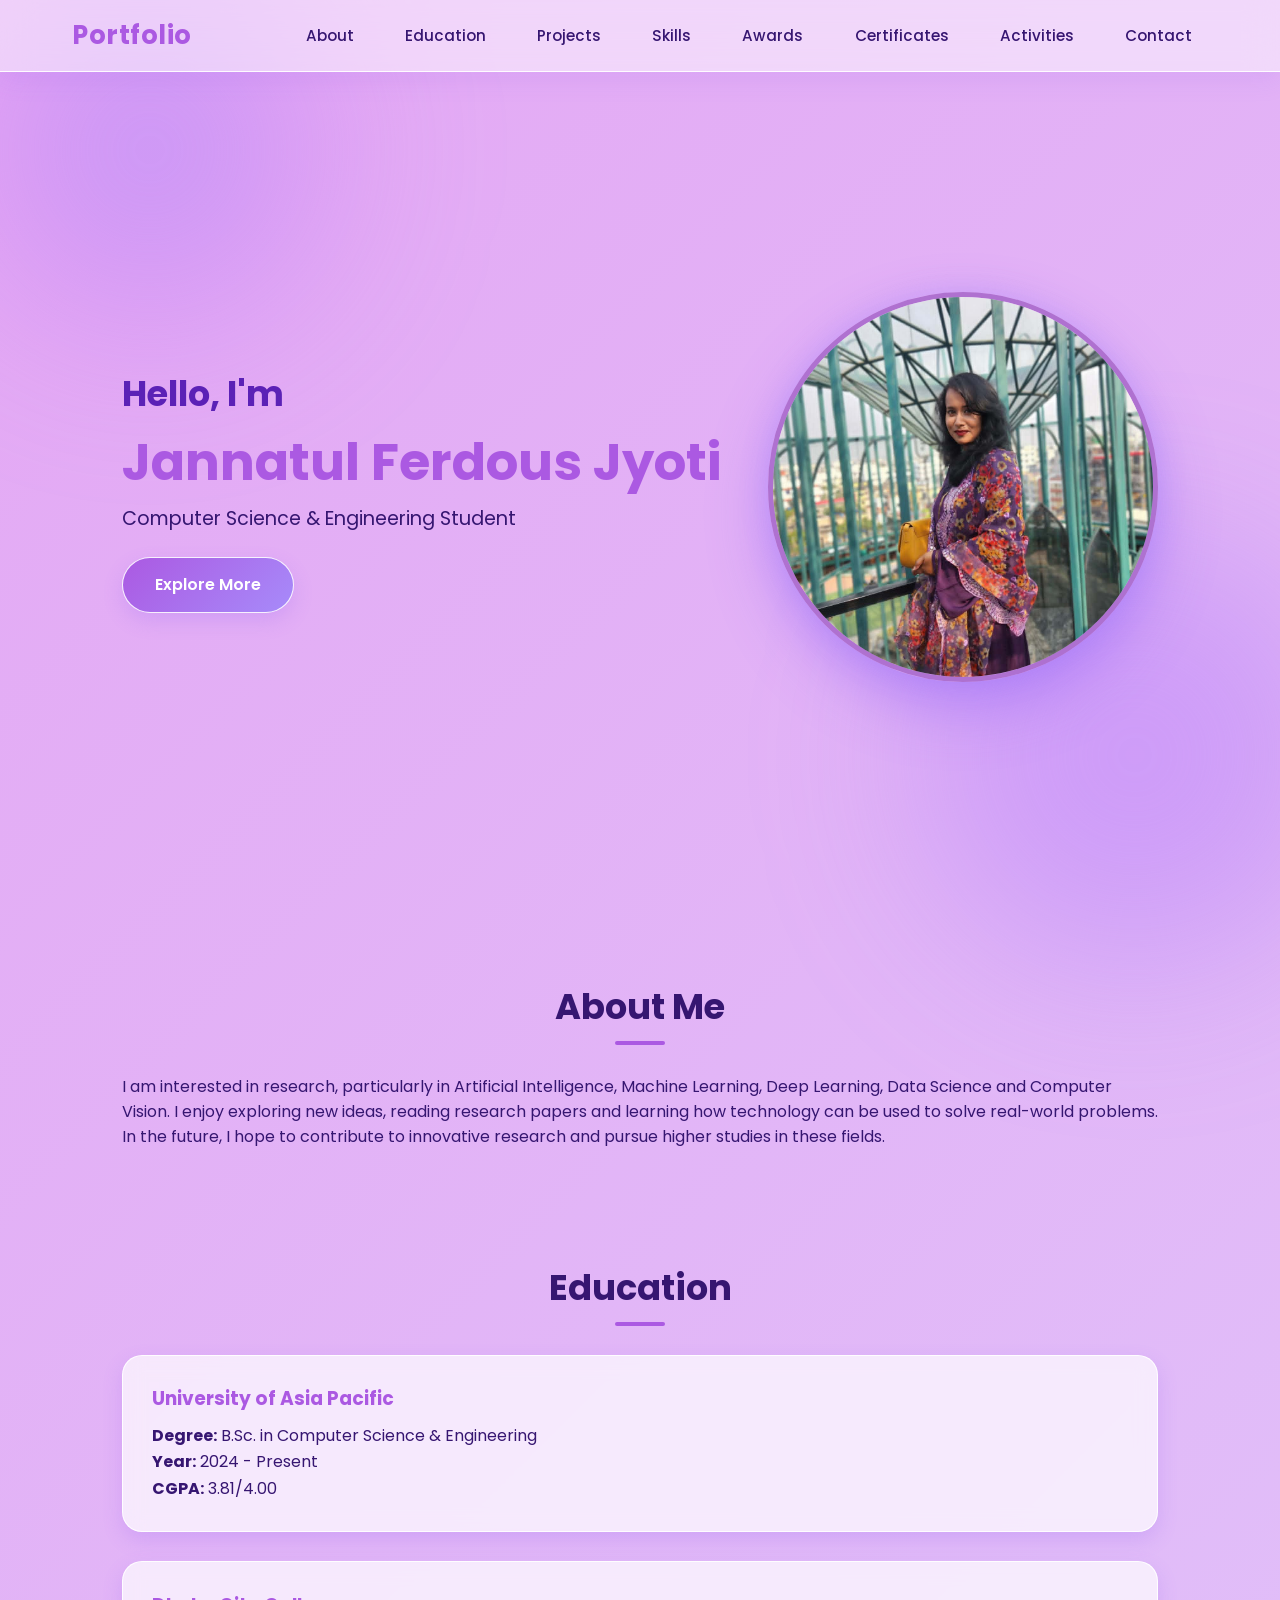
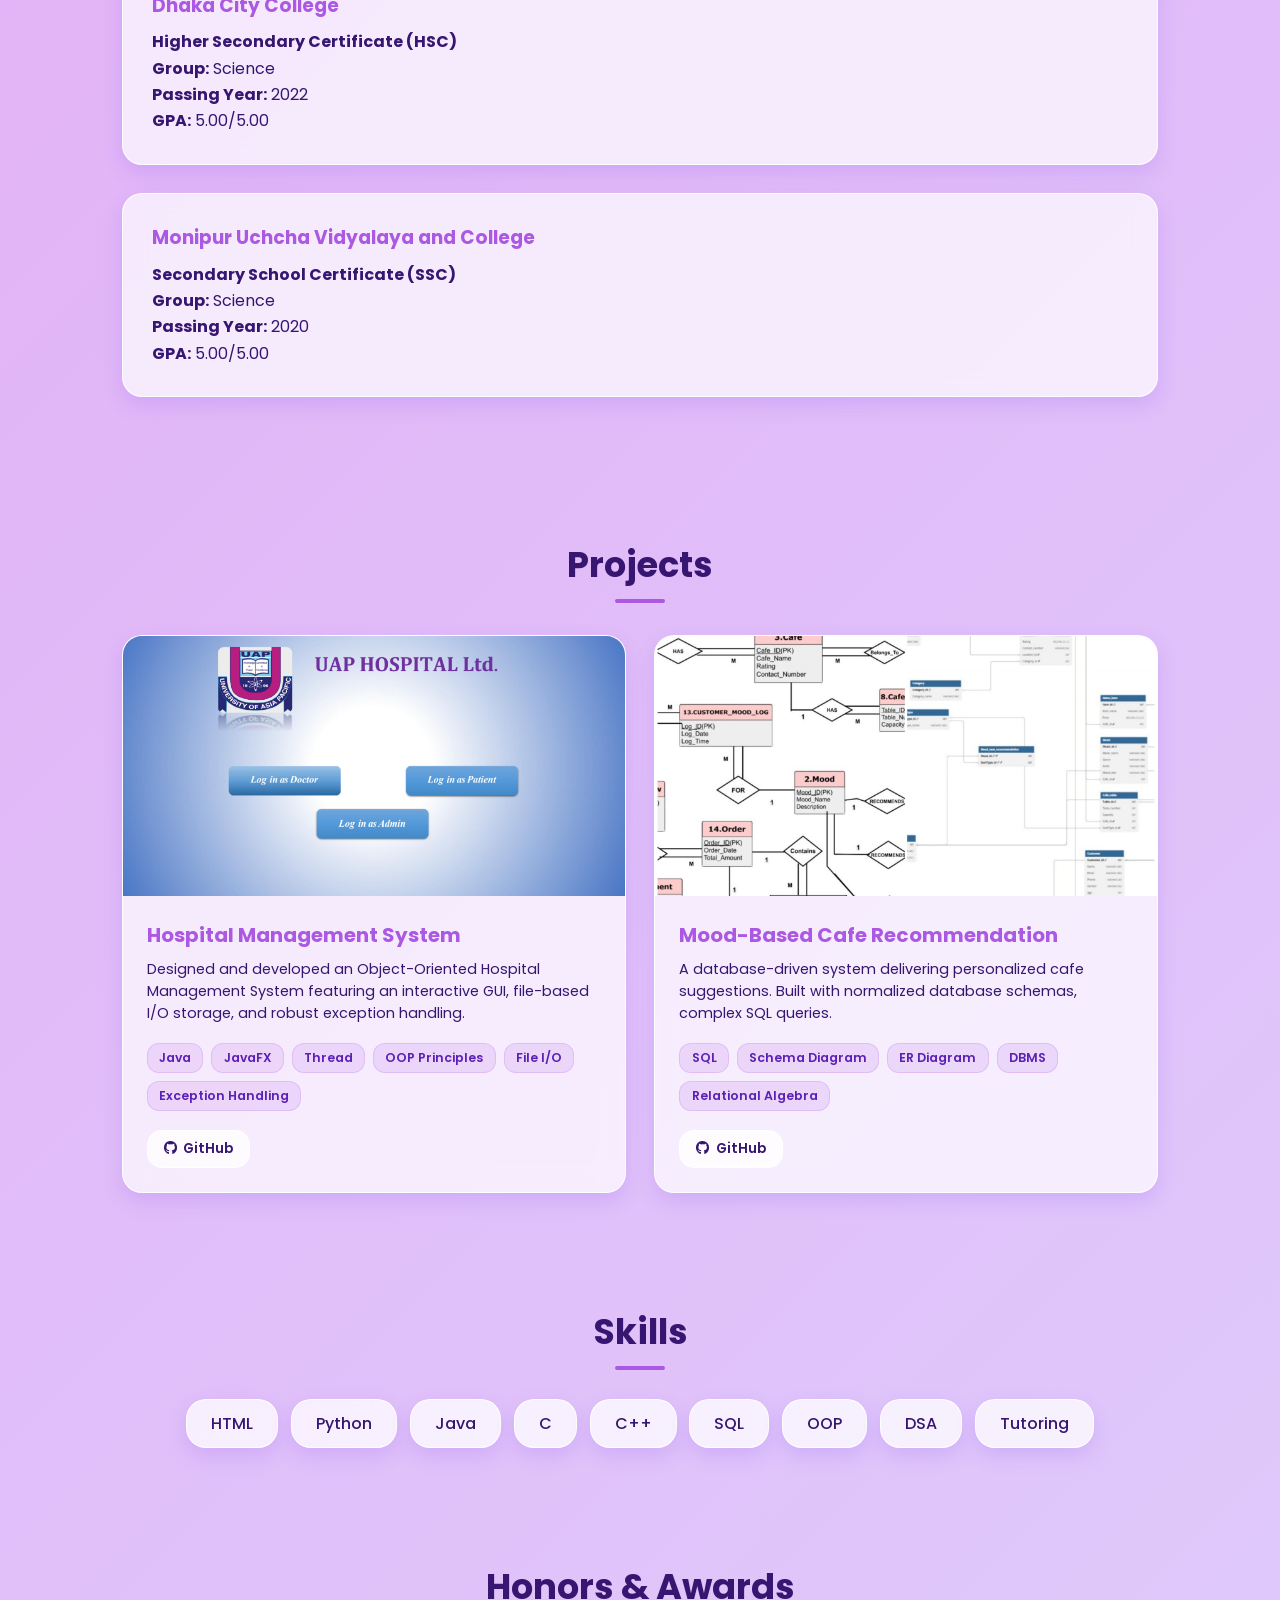
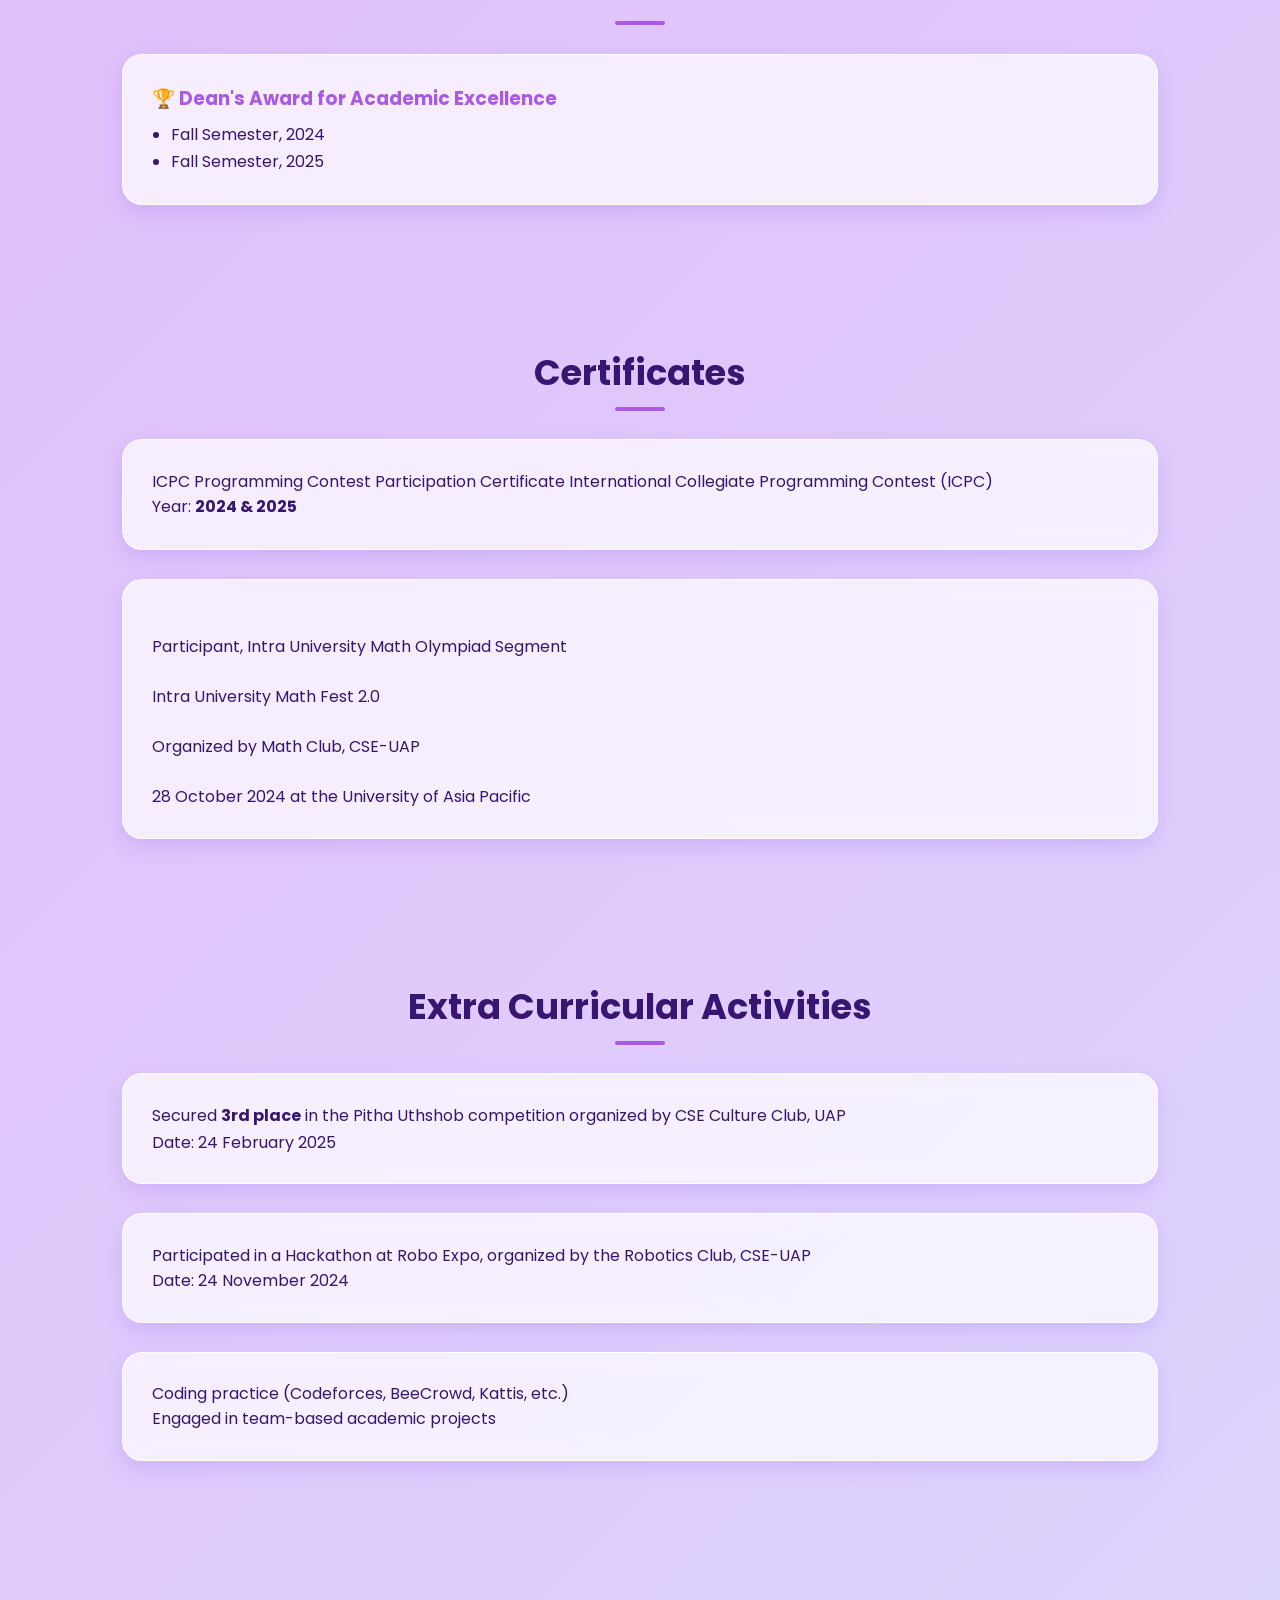
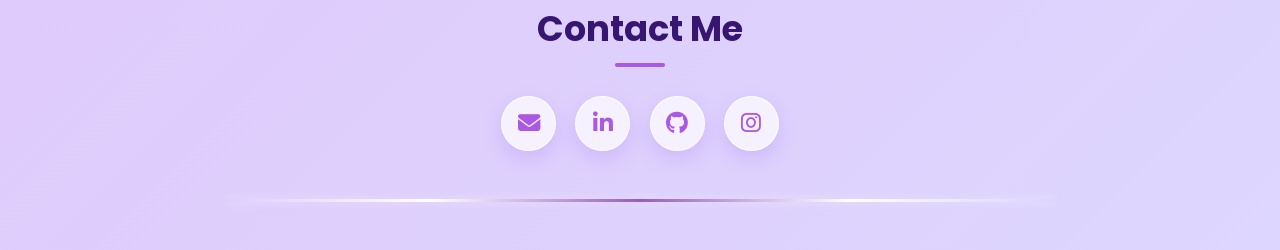
<file: index.html>
<!DOCTYPE html>
<html lang="en">

<link rel="stylesheet" href="style.css">
<head>
<link rel="stylesheet" href="https://cdnjs.cloudflare.com/ajax/libs/font-awesome/6.4.0/css/all.min.css">
<meta charset="UTF-8">
<meta name="viewport" content="width=device-width, initial-scale=1.0">

<title>My Portfolio</title>

<link rel="stylesheet" href="style.css">


</head>

<body>

<header>

<nav>

<h2 class="logo">Portfolio</h2>

<ul>

<li><a href="#about">About</a></li>

<li><a href="#education">Education</a></li>

<li><a href="#projects">Projects</a></li>

<li><a href="#skills">Skills</a></li>

<li><a href="#awards">Awards</a></li>

<li><a href="#certificates">Certificates</a></li>

<li><a href="#activities">Activities</a></li>

<li><a href="#contact">Contact</a></li>

</ul>

</nav>

</header>

<section class="hero">

<div class="hero-text">

<h1>Hello, I'm</h1>

<h2>Jannatul Ferdous Jyoti</h2>

<p>Computer Science & Engineering Student</p>

<a href="#about" class="hero-btn">Explore More</a>

</div>

<div class="hero-image">

<img src="Jyoti.jpg">

</div>

</section>

<section id="about" class="section">

<h2>About Me</h2>

<p>

I am interested in research, particularly in Artificial Intelligence, Machine Learning, Deep Learning, Data Science and Computer Vision. I enjoy exploring new ideas, reading research papers and learning how technology can be used to solve real-world problems. In the future, I hope to contribute to innovative research and pursue higher studies in these fields.

</p>

</section>

<section id="education" class="section">

<h2>Education</h2>

<div class="card">
    <h3>University of Asia Pacific</h3>
    <p><strong>Degree:</strong> B.Sc. in Computer Science & Engineering</p>
    <p><strong>Year:</strong> 2024 - Present</p>
    <p><strong>CGPA:</strong> 3.81/4.00</p>
</div>

<div class="card">
    <h3>Dhaka City College</h3>
    <p><strong>Higher Secondary Certificate (HSC)</strong></p>
    <p><strong>Group:</strong> Science</p>
    <p><strong>Passing Year:</strong> 2022</p>
    <p><strong>GPA:</strong> 5.00/5.00</p>
</div>

<div class="card">
    <h3>Monipur Uchcha Vidyalaya and College</h3>
    <p><strong>Secondary School Certificate (SSC)</strong></p>
    <p><strong>Group:</strong> Science</p>
    <p><strong>Passing Year:</strong> 2020</p>
    <p><strong>GPA:</strong> 5.00/5.00</p>
</div>

</section>

<section id="projects" class="section">
    <h2>Projects</h2>

    <div class="projects-grid">
        <!-- Project 1 -->
        <div class="project-card">
            <div class="project-img">
                <img src="Screenshot 2026-08-23 214200.png" alt="Hospital Management System">
            </div>
            <div class="project-content">
                <h3>Hospital Management System</h3>
                <p>Designed and developed an Object-Oriented Hospital Management System featuring an interactive GUI, file-based I/O storage, and robust exception handling.</p>
                <div class="project-tags">
                    <span>Java</span>
                    <span>JavaFX</span>
                    <span>Thread</span>
                    <span>OOP Principles</span>
                    <span>File I/O</span>
                    <span>Exception Handling</span>
                </div>
                <div class="project-links">
                    <a href="https://github.com/24101036Jyoti/OOP-1_Java-Project" target="_blank"><i class="fa-brands fa-github"></i> GitHub</a>
                    
                </div>
            </div>
        </div>

        <!-- Project 2 -->
        <div class="project-card">
            <div class="project-img">
                <img src="WhatsApp Image 2026-08-23 at 10.19.46 PM.jpeg" alt="Mood-Based Cafe Recommendation System">
            </div>
            <div class="project-content">
                <h3>Mood-Based Cafe Recommendation</h3>
                <p>A database-driven system delivering personalized cafe suggestions. Built with normalized database schemas, complex SQL queries.</p>
                <div class="project-tags">
                    <span>SQL</span>
                    <span>Schema Diagram</span>
                    <span>ER Diagram</span>
                    <span>DBMS</span>
                    <span>Relational Algebra</span>
                </div>
                <div class="project-links">
                    <a href="https://github.com/24101036Jyoti/Database-Project" target="_blank"><i class="fa-brands fa-github"></i> GitHub</a>
                    
                </div>
            </div>
        </div>
    </div>
</section>

<section id="skills" class="section">

<h2>Skills</h2>

<div class="skills">

<span>HTML</span>

<span>Python</span>

<span>Java</span>

<span>C</span>

<span>C++</span>

<span>SQL</span>

<span>OOP</span>

<span>DSA</span>

<span>Tutoring</span>

</div>

</section>

<section id="awards" class="section">

<h2>Honors & Awards</h2>

<div class="card">
    <h3>🏆 Dean's Award for Academic Excellence</h3>

    <ul>
        <li>Fall Semester, 2024</li>
        <li>Fall Semester, 2025</li>
    </ul>
</div>

</section>

<section id="certificates" class="section">

<h2>Certificates</h2>

<div class="card">

ICPC Programming Contest Participation Certificate
International Collegiate Programming Contest (ICPC)
<br>Year: <b>2024 & 2025</b></br>

</div>

<div class="card">

<br>Participant, Intra University Math Olympiad Segment</br>
<br>Intra University Math Fest 2.0</br>
<br>Organized by Math Club, CSE-UAP</br>
<br>28 October 2024 at the University of Asia Pacific</br>

</div>

</section>

<section id="activities" class="section">

<h2>Extra Curricular Activities</h2>

<div class="card">

Secured <b>3rd place</b> in the Pitha Uthshob competition
organized by CSE Culture Club, UAP
<br>Date: 24 February 2025</br>

</div>

<div class="card">

Participated in a Hackathon at Robo Expo, organized by the Robotics Club, CSE-UAP
<br>Date: 24 November 2024</br>

</div>

<div class="card">

Coding practice (Codeforces, BeeCrowd, Kattis, etc.)
<br>Engaged in team-based academic projects</br>

</div>

</section>

<section id="contact" class="section">
    <h2>Contact Me</h2>
    <div class="social-links">
        <a href="https://mail.google.com/mail/?view=cm&fs=1&to=24101036@uap-bd.edu" target="_blank" title="Email Me">
    <i class="fa-solid fa-envelope"></i>
</a>
        <a href="https://www.linkedin.com/in/jannatul-ferdous-jyoti-8853ab348/" target="_blank" title="LinkedIn">
            <i class="fa-brands fa-linkedin-in"></i>
        </a>
        <a href="https://github.com/24101036Jyoti" target="_blank" title="GitHub">
            <i class="fa-brands fa-github"></i>
        </a>
        <a href="https://www.instagram.com/jannatul.ferdous.jyoti/" target="_blank" title="Instagram">
            <i class="fa-brands fa-instagram"></i>
        </a>
        
    </div>
    <hr class="ending-line">
</section>
</file>
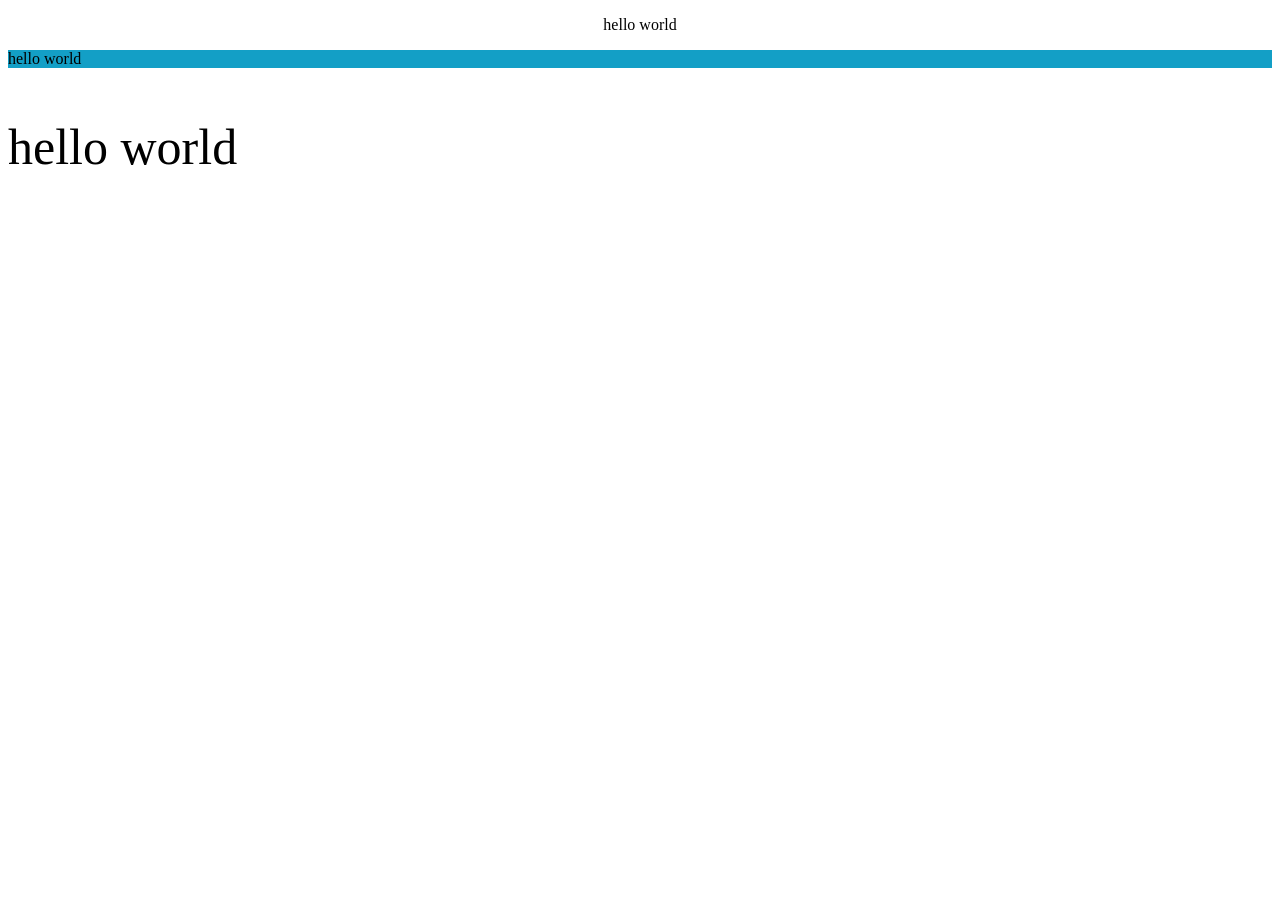
<file: test.html>
<!DOCTYPE html>
<html lang="en">
<head>
    <meta charset="UTF-8">
    <meta name="viewport" content="width=device-width, initial-scale=1.0">
    <title>Document</title>
    <p style ="text-align :center ">hello world </p> 
    <p style ="background-color: rgb(19, 159, 198); ">hello world </p> 
    <p style ="font-size: 50px; ">hello world </p> 
</head>
<body>
    
</body>
</html>
</file>
<file: style.css>
@import url('https://fonts.googleapis.com/css2?family=Poppins:wght@300;400;500;600;700&display=swap');

/* Color Variables - Deep Glow Lavender Theme */
:root {
    --primary-purple: #ab59e2;
    --soft-lavender: #A78BFA;
    --light-purple: #c2b4fe;
    --text-dark: #361671;
    --text-muted: #5B21B6;
    --glass-bg: rgba(255, 255, 255, 0.7);
    --glass-border: rgba(255, 255, 255, 0.9);
    --badge-shadow: 0 8px 20px rgba(139, 92, 246, 0.2);
    --badge-shadow-hover: 0 15px 30px rgba(139, 92, 246, 0.45);
}

* {
    margin: 0;
    padding: 0;
    box-sizing: border-box;
    font-family: 'Poppins', sans-serif;
    scroll-behavior: smooth;
}

/* 3D Dynamic Background */
body {
    color: var(--text-dark);
    min-height: 100vh;
    background: linear-gradient(-45deg, #f3e8ff, #eea4ff, #f5f3ff, #ddd6fe, #e4a8f4);
    background-size: 400% 400%;
    animation: gradientShift 4s ease infinite;
    font-family: 'Poppins', sans-serif;
    position: relative;
    overflow-x: hidden;
}
.bg-glow-orb {
    position: absolute;
    border-radius: 50%;
    filter: blur(90px);
    opacity: 0.5;
    pointer-events: none;
    z-index: -1;
}

.orb-1 {
    width: 400px;
    height: 400px;
    background: #8b31d0;
    top: -50px;
    left: -50px;
    animation: floatOrbOne 16s ease-in-out infinite alternate;
}

.orb-2 {
    width: 450px;
    height: 450px;
    background: #d980fa;
    bottom: 10%;
    right: -100px;
    animation: floatOrbTwo 20s ease-in-out infinite alternate;
}

@keyframes gradientShift {
    0% {
        background-position: 0% 50%;
    }
    50% {
        background-position: 100% 50%;
    }
    100% {
        background-position: 0% 50%;
    }
}

body::before, body::after {
    content: '';
    position: fixed;
    border-radius: 50%;
    filter: blur(80px);
    z-index: -1;
    pointer-events: none;
    animation: floatCloud 8s ease-in-out infinite alternate;
}

body::before {
    width: 400px;
    height: 400px;
    top: -50px;
    left: -50px;
    background: radial-gradient(circle, rgba(167, 139, 250, 0.6) 0%, rgba(217, 70, 239, 0.15) 70%);
}

body::after {
    width: 450px;
    height: 450px;
    bottom: -80px;
    right: -80px;
    background: radial-gradient(circle, rgba(192, 132, 252, 0.6) 0%, rgba(139, 92, 246, 0.2) 70%);
    animation-delay: -6s;
}

@keyframes floatOrbOne {
    0% {
        transform: translate(0, 0);
    }
    100% {
        transform: translate(120px, 150px);
    }
}

@keyframes floatOrbTwo {
    0% {
        transform: translate(0, 0);
    }
    100% {
        transform: translate(-150px, -100px);
    }
}
/* Header & Navigation */
header {
    position: fixed;
    top: 0;
    left: 0;
    width: 100%;
    z-index: 1000;
    background: rgba(255, 255, 255, 0.5);
    backdrop-filter: blur(16px);
    -webkit-backdrop-filter: blur(16px);
    border-bottom: 1px solid var(--glass-border);
    box-shadow: 0 8px 25px rgba(139, 92, 246, 0.12);
}

nav {
    max-width: 1200px;
    margin: 0 auto;
    display: flex;
    justify-content: space-between;
    align-items: center;
    padding: 1rem 2rem;
}

.logo {
    color: var(--primary-purple);
    font-weight: 700;
    font-size: 1.6rem;
    letter-spacing: 0.5px;
}

nav ul {
    display: flex;
    list-style: none;
    gap: 1.2rem;
}

nav ul li a {
    text-decoration: none;
    color: var(--text-dark);
    font-weight: 500;
    font-size: 0.95rem;
    padding: 0.5rem 1rem;
    border-radius: 20px;
    transition: all 0.3s ease;
}

nav ul li a:hover {
    background: var(--primary-purple);
    color: #ffffff;
    transform: translateY(-3px);
    box-shadow: var(--badge-shadow);
}

/* Section Common Layout */
.section, .hero {
    max-width: 1100px;
    margin: 0 auto;
    padding: 5rem 2rem 2rem;
}

.section h2 {
    font-size: 2.2rem;
    color: var(--text-dark);
    margin-bottom: 1.8rem;
    text-align: center;
    position: relative;
}

.section h2::after {
    content: '';
    display: block;
    width: 50px;
    height: 4px;
    background: var(--primary-purple);
    margin: 8px auto 0;
    border-radius: 2px;
}

/* Hero Section */
.hero {
    min-height: 100vh;
    display: flex;
    align-items: center;
    justify-content: space-between;
    gap: 2rem;
    padding-top: 7rem;
}

.hero-text h1 {
    font-size: 2.2rem;
    color: var(--text-muted);
}

.hero-text h2 {
    font-size: 3.2rem;
    color: var(--primary-purple);
    margin: 0.2rem 0;
}

.hero-text p {
    font-size: 1.2rem;
    color: var(--text-dark);
    margin-bottom: 1.5rem;
}

/* Dynamic Hero Button */
.hero-text button {
    position: relative; /* ফিক্সড স্ট্যাটিকনেস দূর করার জন্য */
    display: inline-block;
    padding: 0.9rem 2rem;
    font-size: 1rem;
    font-weight: 600;
    color: #ffffff;
    background: linear-gradient(135deg, var(--primary-purple), var(--soft-lavender));
    border: 1px solid var(--glass-border);
    border-radius: 30px;
    cursor: pointer;
    box-shadow: var(--badge-shadow);
    transition: transform 0.25s cubic-bezier(0.175, 0.885, 0.32, 1.275), 
                box-shadow 0.25s ease, 
                background 0.25s ease;
    will-change: transform;
}

/* Dynamic Elastic Hover & Click Effect */
.hero-text button:hover {
    background: var(--primary-purple);
    color: #ffffff !important;
    transform: translateY(-5px) scale(1.03); /* বাটন সামান্য পপ-আপ করবে */
    box-shadow: var(--badge-shadow-hover);
}

.hero-text button:active {
    transform: translateY(-1px) scale(0.98); /* ক্লিক করার সাথে স্প্রিং ইফেক্ট দেবে */
}

/* Hero Image */
.hero-image img {
    width: 390px;
    height: 390px;
    object-fit: cover;
    border-radius: 50%;
    border: 5px solid rgba(172, 110, 206, 0.95);
    box-shadow: 0 25px 60px rgba(139, 92, 246, 0.45), 0 0 30px rgba(167, 139, 250, 0.35);
    animation: floatingProfile 3s ease-in-out infinite;
}

@keyframes floatingProfile {
    0%, 100% { transform: translateY(0); }
    50% { transform: translateY(-12px); }
}

/* Cards (Skill Badge Style Hover Transformation) */
.card {
    background: var(--glass-bg);
    backdrop-filter: blur(10px);
    -webkit-backdrop-filter: blur(10px);
    border: 1px solid var(--glass-border);
    border-radius: 20px;
    padding: 1.8rem;
    margin-bottom: 1.8rem;
    box-shadow: var(--badge-shadow);
    transition: all 0.3s ease;
}

.card h3 {
    color: var(--primary-purple);
    margin-bottom: 0.6rem;
    transition: color 0.3s ease;
}

.card p, .card ul, .card li, .card strong, .card b {
    color: var(--text-dark);
    line-height: 1.65;
    transition: color 0.3s ease;
}

.card ul {
    padding-left: 1.2rem;
}

/* Card Hover Effect - Background turns Purple & Text turns White */
/* Card Hover Effect - Background turns Purple & Text turns White */
.card:hover {
    background: var(--primary-purple);
    color: #ffffff !important; 
    transform: translateY(-4px);
    box-shadow: var(--badge-shadow-hover);
}

.card:hover h3,
.card:hover p,
.card:hover ul,
.card:hover li,
.card:hover strong,
.card:hover b,
.card:hover a,
.card:hover span {
    color: #ffffff !important;
}
/* Skills Badges */
.skills {
    display: flex;
    flex-wrap: wrap;
    gap: 0.8rem;
    justify-content: center;
    margin-top: 1rem;
}

.skills span {
    background: rgba(255, 255, 255, 0.75);
    backdrop-filter: blur(10px);
    border: 1px solid var(--glass-border);
    color: var(--text-dark);
    font-weight: 500;
    padding: 0.7rem 1.5rem;
    border-radius: 20px;
    box-shadow: var(--badge-shadow);
    transition: all 0.3s ease;
}

.skills span:hover {
    background: var(--primary-purple);
    color: #ffffff;
    transform: translateY(-4px);
    box-shadow: var(--badge-shadow-hover);
}

/* Contact Section Links */
#contact p {
    text-align: center;
    font-size: 1.05rem;
    margin-bottom: 0.8rem;
}

#contact a {
    color: var(--primary-purple);
    font-weight: 600;
    text-decoration: none;
    transition: color 0.3s ease;
}

#contact a:hover {
    text-decoration: underline;
}

/* Footer */
footer {
    text-align: center;
    padding: 2rem;
    margin-top: 3rem;
    background: rgba(255, 255, 255, 0.4);
    backdrop-filter: blur(10px);
    border-top: 1px solid var(--glass-border);
    color: var(--text-muted);
    font-size: 0.9rem;
}

/* Responsive Design */
@media (max-width: 768px) {
    nav {
        flex-direction: column;
        gap: 1rem;
    }

    nav ul {
        flex-wrap: wrap;
        justify-content: center;
        gap: 0.8rem;
    }

    .hero {
        flex-direction: column-reverse;
        text-align: center;
        padding-top: 8rem;
    }

    .hero-image img {
        width: 400px;
        height: 400px;
    }
}

nav ul li a {
    text-decoration: none;
    color: var(--text-dark);
    font-weight: 500;
    font-size: 0.95rem;
    padding: 0.5rem 1rem;
    border-radius: 20px;
    background: transparent;
    outline: none;
    transition: background-color 0.15s ease-out, color 0.15s ease-out, transform 0.15s ease-out;
}

/* ক্লিক করার পর বা মাউস সরালে যেন কালার আটকে না থাকে */
nav ul li a:focus {
    outline: none;
    background: transparent;
    color: var(--text-dark);
}

/* মাউস নিলে অথবা স্ক্রলস্পাই একটিভ হলে কালার হবে */
nav ul li a:hover,
nav ul li a.active {
    background: var(--primary-purple) !important;
    color: #ffffff !important;
    transform: translateY(-2px);
    box-shadow: var(--badge-shadow);
}

/* Mobile Responsive Improvements */
@media (max-width: 768px) {
    /* Header & Navigation */
    header {
        padding: 0.5rem 0;
    }

    nav {
        flex-direction: column;
        gap: 0.8rem;
        padding: 0.8rem 1rem;
    }

    .logo {
        font-size: 1.4rem;
    }

    nav ul {
        flex-wrap: wrap;
        justify-content: center;
        gap: 0.4rem;
        width: 100%;
    }

    nav ul li a {
        font-size: 0.85rem;
        padding: 0.4rem 0.8rem;
        border-radius: 15px;
    }

    /* Hero Section */
    .hero {
        flex-direction: column-reverse;
        text-align: center;
        padding-top: 7rem;
        padding-bottom: 2rem;
        gap: 1.5rem;
    }

    .hero-text h1 {
        font-size: 1.5rem;
    }

    .hero-text h2 {
        font-size: 2.2rem;
    }

    .hero-text p {
        font-size: 1rem;
        padding: 0 0.5rem;
    }

    .hero-image img {
        width: 220px;
        height: 220px;
    }

    /* Common Sections & Cards */
    .section {
        padding: 3.5rem 1rem 1.5rem;
    }

    .section h2 {
        font-size: 1.8rem;
    }

    .card {
        padding: 1.2rem;
        margin-bottom: 1.2rem;
        border-radius: 16px;
    }

    /* Skills Badges */
    .skills {
        gap: 0.5rem;
    }

    .skills span {
        font-size: 0.85rem;
        padding: 0.5rem 1rem;
        border-radius: 15px;
    }
}



/* Contact Social Icons Styling */
.social-links {
    display: flex;
    justify-content: center;
    align-items: center;
    gap: 1.2rem;
    flex-wrap: wrap;
    margin-top: 1.5rem;
}

.social-links a {
    display: flex;
    align-items: center;
    justify-content: center;
    width: 55px;
    height: 55px;
    background: var(--glass-bg);
    backdrop-filter: blur(10px);
    -webkit-backdrop-filter: blur(10px);
    border: 1px solid var(--glass-border);
    border-radius: 50%;
    color: var(--primary-purple);
    font-size: 1.4rem;
    box-shadow: var(--badge-shadow);
    transition: all 0.3s cubic-bezier(0.175, 0.885, 0.32, 1.275);
    text-decoration: none;
}

.social-links a:hover {
    background: var(--primary-purple);
    color: #ffffff !important;
    transform: translateY(-5px) scale(1.1);
    box-shadow: var(--badge-shadow-hover);
}

/* Hero Button Fix */
.hero-btn {
    display: inline-block;
    padding: 0.9rem 2rem;
    font-size: 1rem;
    font-weight: 600;
    color: #ffffff !important;
    background: linear-gradient(135deg, var(--primary-purple), var(--soft-lavender));
    border: 1px solid var(--glass-border);
    border-radius: 30px;
    cursor: pointer;
    box-shadow: var(--badge-shadow);
    text-decoration: none;
    transition: transform 0.25s cubic-bezier(0.175, 0.885, 0.32, 1.275), 
                box-shadow 0.25s ease, 
                background 0.25s ease;
}

.hero-btn:hover {
    background: var(--primary-purple);
    transform: translateY(-5px) scale(1.03);
    box-shadow: var(--badge-shadow-hover);
}

/* Modern Projects Grid Layout */
.projects-grid {
    display: grid;
    grid-template-columns: repeat(auto-fit, minmax(300px, 1fr));
    gap: 1.8rem;
    margin-top: 2rem;
}

.project-card {
    background: var(--glass-bg);
    backdrop-filter: blur(12px);
    -webkit-backdrop-filter: blur(12px);
    border: 1px solid var(--glass-border);
    border-radius: 20px;
    overflow: hidden;
    box-shadow: var(--badge-shadow);
    transition: all 0.3s ease;
    display: flex;
    flex-direction: column;
}

.project-card:hover {
    transform: translateY(-6px);
    box-shadow: var(--badge-shadow-hover);
}

.project-img {
    width: 100%;
    height: 260px;
    overflow: hidden;
}

.project-img img {
    width: 100%;
    height: 100%;
    object-fit: cover;
    transition: transform 0.4s ease;
}

.project-card:hover .project-img img {
    transform: scale(1.06);
}

.project-content {
    padding: 1.5rem;
    display: flex;
    flex-direction: column;
    flex-grow: 1;
}

.project-content h3 {
    color: var(--primary-purple);
    font-size: 1.25rem;
    margin-bottom: 0.6rem;
}

.project-content p {
    color: var(--text-dark);
    font-size: 0.9rem;
    line-height: 1.5;
    margin-bottom: 1.2rem;
    flex-grow: 1;
}

/* Tech Stack Badges */
.project-tags {
    display: flex;
    flex-wrap: wrap;
    gap: 0.5rem;
    margin-bottom: 1.2rem;
}

.project-tags span {
    background: rgba(172, 91, 226, 0.15);
    color: var(--text-muted);
    font-size: 0.78rem;
    font-weight: 600;
    padding: 0.3rem 0.7rem;
    border-radius: 12px;
    border: 1px solid rgba(172, 91, 226, 0.2);
}

/* GitHub & Live Demo Action Buttons */
.project-links {
    display: flex;
    gap: 1rem;
}

.project-links a {
    display: inline-flex;
    align-items: center;
    gap: 0.4rem;
    text-decoration: none;
    font-size: 0.85rem;
    font-weight: 600;
    color: var(--text-dark);
    padding: 0.5rem 1rem;
    border-radius: 15px;
    background: rgba(255, 255, 255, 0.8);
    border: 1px solid var(--glass-border);
    transition: all 0.25s ease;
}

.project-links a:hover {
    background: var(--primary-purple);
    color: #ffffff !important;
    transform: translateY(-2px);
}





/* Contact Section Ending Line */
hr.ending-line {
    border: none;
    height: 3px;
    width: 80%;
    margin: 3rem auto 1rem auto;
    background: linear-gradient(90deg, transparent, #ffffff, #965dbf, #ffffff, transparent);
    box-shadow: 0 0 10px rgba(255, 255, 255, 0.441);
    display: block !important;
    opacity: 1 !important;
}
</file>
